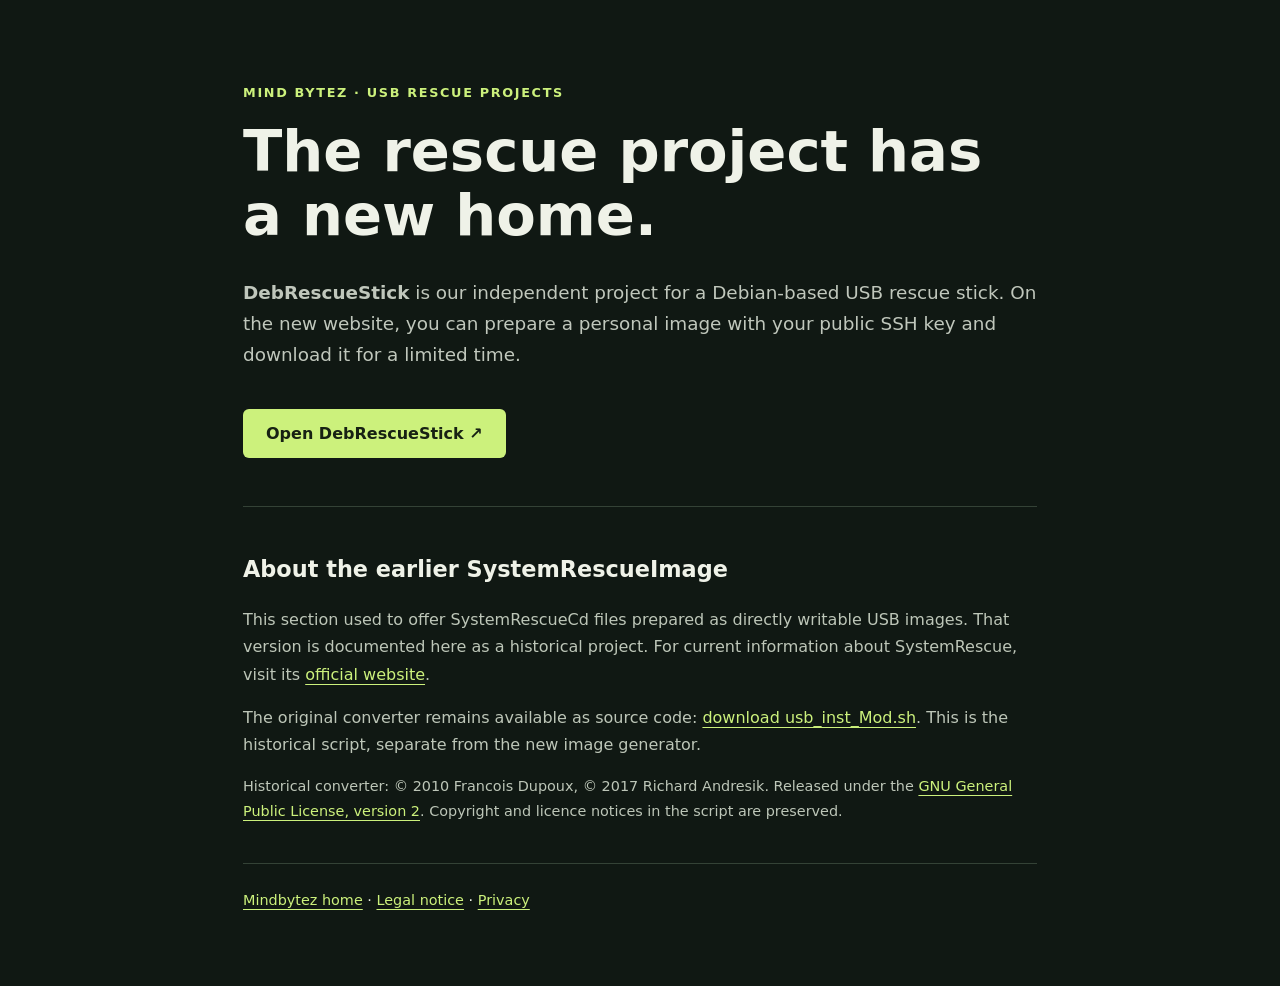
<file: static/move.html>
<!doctype html>
<html lang="en"><head><meta charset="utf-8"><meta name="viewport" content="width=device-width, initial-scale=1">
<title>The USB rescue project has moved — DebRescueStick</title>
<meta name="description" content="The new independent home of DebRescueStick: a Debian-based USB rescue system with your own SSH key.">
<link rel="stylesheet" href="move.css"></head><body><main>
<p class="eyebrow">MIND BYTEZ · USB RESCUE PROJECTS</p>
<h1>The rescue project has a new home.</h1>
<p class="intro"><strong>DebRescueStick</strong> is our independent project for a Debian-based USB rescue stick. On the new website, you can prepare a personal image with your public SSH key and download it for a limited time.</p>
<a class="button" href="https://eorls.com/debrescuestick/">Open DebRescueStick ↗</a>
<section><h2>About the earlier SystemRescueImage</h2>
<p>This section used to offer SystemRescueCd files prepared as directly writable USB images. That version is documented here as a historical project. For current information about SystemRescue, visit its <a href="https://www.system-rescue.org/">official website</a>.</p>
<p>The original converter remains available as source code: <a href="usb_inst_Mod.sh" download>download usb_inst_Mod.sh</a>. This is the historical script, separate from the new image generator.</p>
<p class="small">Historical converter: © 2010 Francois Dupoux, © 2017 Richard Andresik. Released under the <a href="https://www.gnu.org/licenses/old-licenses/gpl-2.0.html">GNU General Public License, version 2</a>. Copyright and licence notices in the script are preserved.</p></section>
<footer><a href="https://mindbytez.com/">Mindbytez home</a> · <a href="https://mindbytez.com/impressum.html">Legal notice</a> · <a href="https://mindbytez.com/datenschutz.html">Privacy</a></footer>
</main></body></html>
</file>
<file: static/move.css>
:root{color-scheme:dark;font-family:system-ui,-apple-system,BlinkMacSystemFont,"Segoe UI",sans-serif;color:#eff2e8;background:#101813}*{box-sizing:border-box}body{margin:0}main{max-width:850px;margin:0 auto;padding:72px 28px}h1{font-size:clamp(2rem,5vw,3.6rem);line-height:1.12;margin:20px 0 28px}.eyebrow{color:#ccf17c;font-size:.8rem;font-weight:750;letter-spacing:.13em}.intro{font-size:1.15rem;color:#c0c7bc;line-height:1.7}a{color:#ccf17c;text-underline-offset:4px}.button{display:inline-block;color:#172113;background:#ccf17c;padding:15px 23px;border-radius:6px;font-weight:750;text-decoration:none;margin:20px 0 48px}section{border-top:1px solid #344236;padding-top:24px;line-height:1.7;color:#bdc6b8}h2{color:#eff2e8;font-size:1.4rem}.small{font-size:.9rem}footer{border-top:1px solid #344236;margin-top:40px;padding-top:24px;font-size:.9rem;line-height:1.8}
</file>
